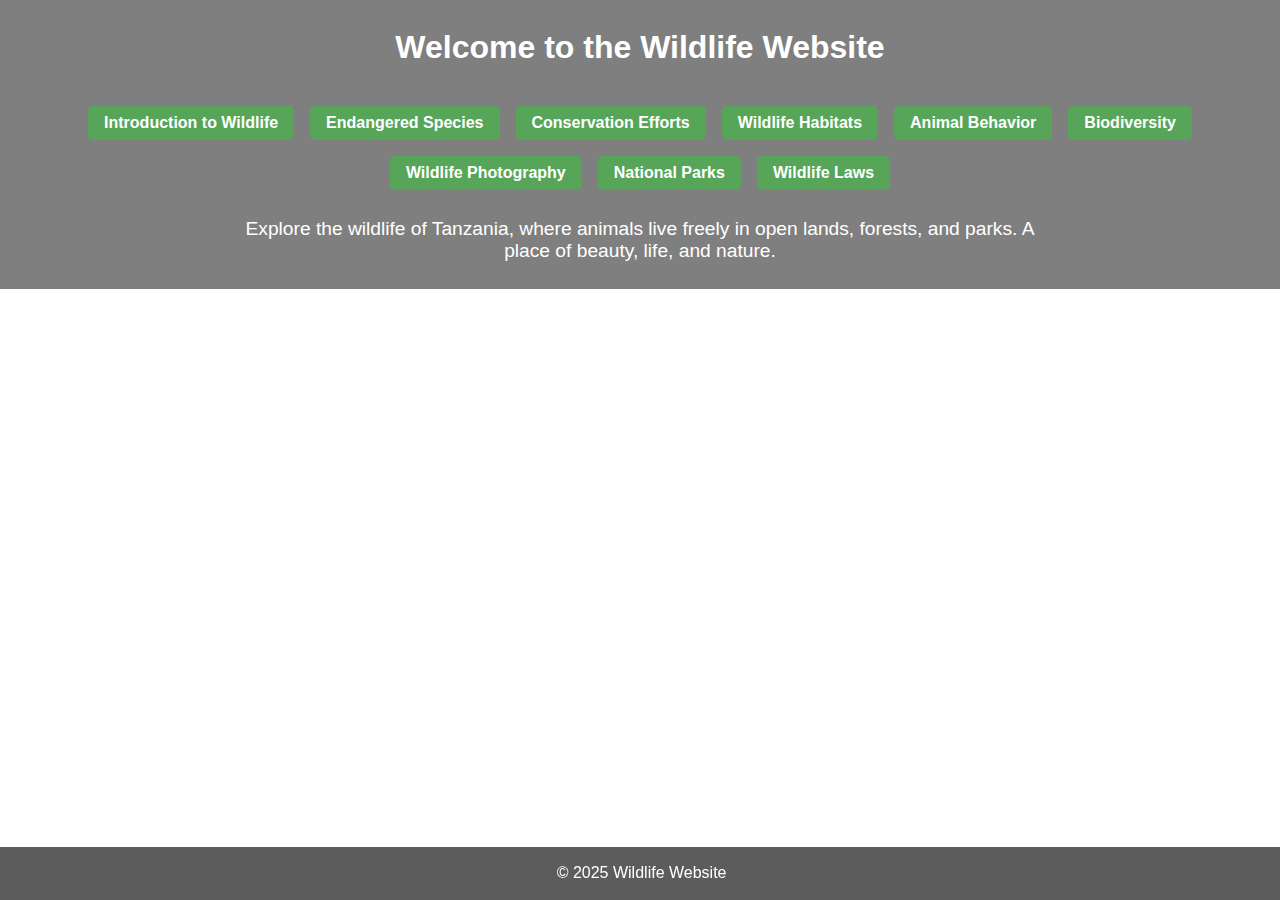
<file: index.html>
<!DOCTYPE html>
<html lang="en">
<head>
    <meta charset="UTF-8">
    <meta name="viewport" content="width=device-width, initial-scale=1.0">
    <title>Wildlife Website - Home</title>
    <link rel="stylesheet" href="styles.css">
</head>
<body class="home">
    <header>
        <h1>Welcome to the Wildlife Website</h1>
        <nav>
            <ul>
                <li><a href="intro.html">Introduction to Wildlife</a></li>
                <li><a href="endangered.html">Endangered Species</a></li>
                <li><a href="conservation.html">Conservation Efforts</a></li>
                <li><a href="habitats.html">Wildlife Habitats</a></li>
                <li><a href="behavior.html">Animal Behavior</a></li>
                <li><a href="biodiversity.html">Biodiversity</a></li>
                <li><a href="photography.html">Wildlife Photography</a></li>
                <li><a href="parks.html">National Parks</a></li>
                <li><a href="laws.html">Wildlife Laws</a></li>
            </ul>
        </nav>
        <p>Explore the wildlife of Tanzania, where animals live freely in open lands, forests, and parks. A place of beauty, life, and nature.</p>
    </header>
    <footer>
        <p>&copy; 2025 Wildlife Website</p>
    </footer>
</body>
</html>
</file>
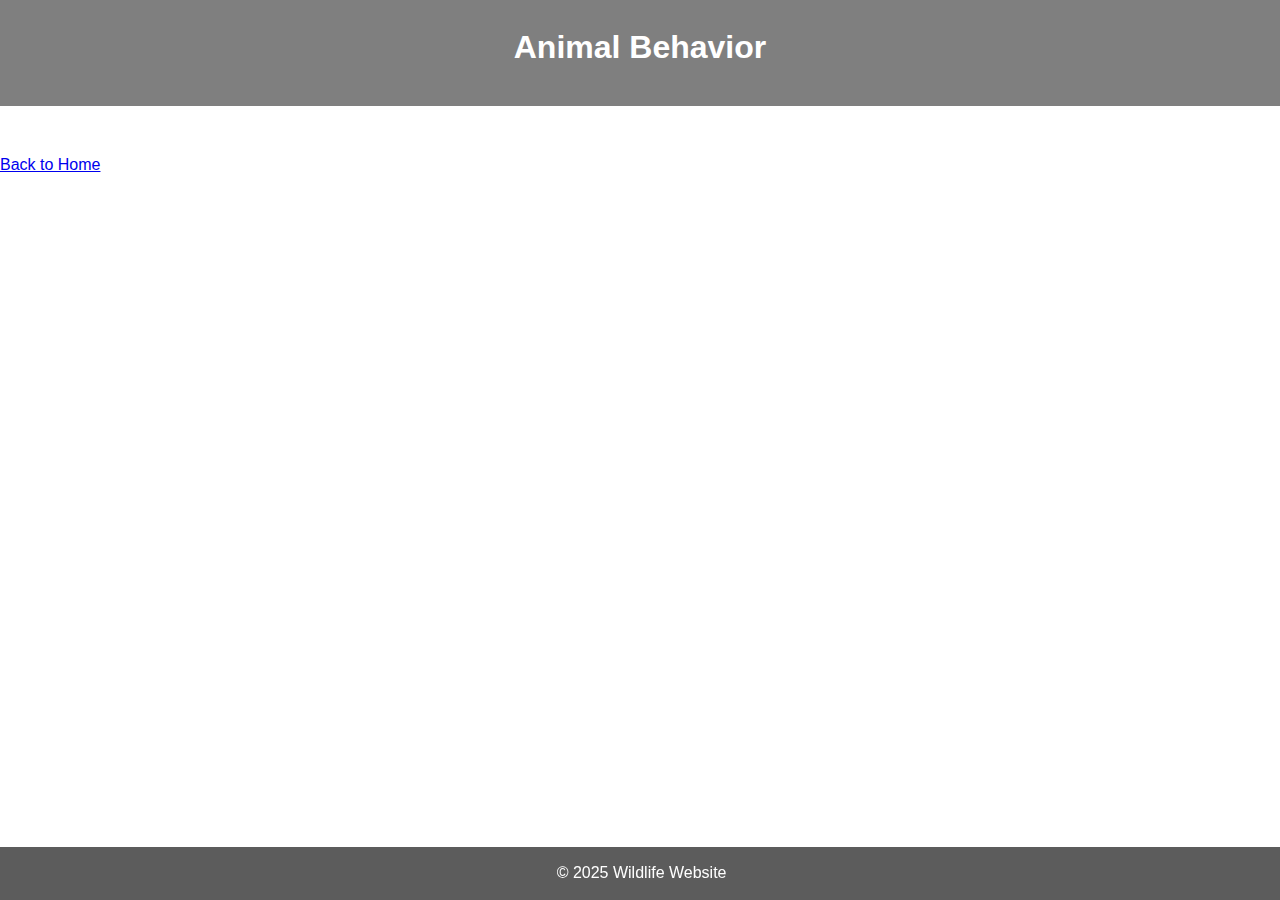
<file: behavior.html>
<!DOCTYPE html>
<html lang="en">
<head>
    <meta charset="UTF-8">
    <meta name="viewport" content="width=device-width, initial-scale=1.0">
    <title>Animal Behavior</title>
    <link rel="stylesheet" href="styles.css">
</head>
<body>
    <header>
        <h1>Animal Behavior</h1>
    </header>
    <main>
        <p>Content coming soon.</p>
        <a href="index.html">Back to Home</a>
    </main>
    <footer>
        <p>&copy; 2025 Wildlife Website</p>
    </footer>
</body>
</html>
</file>
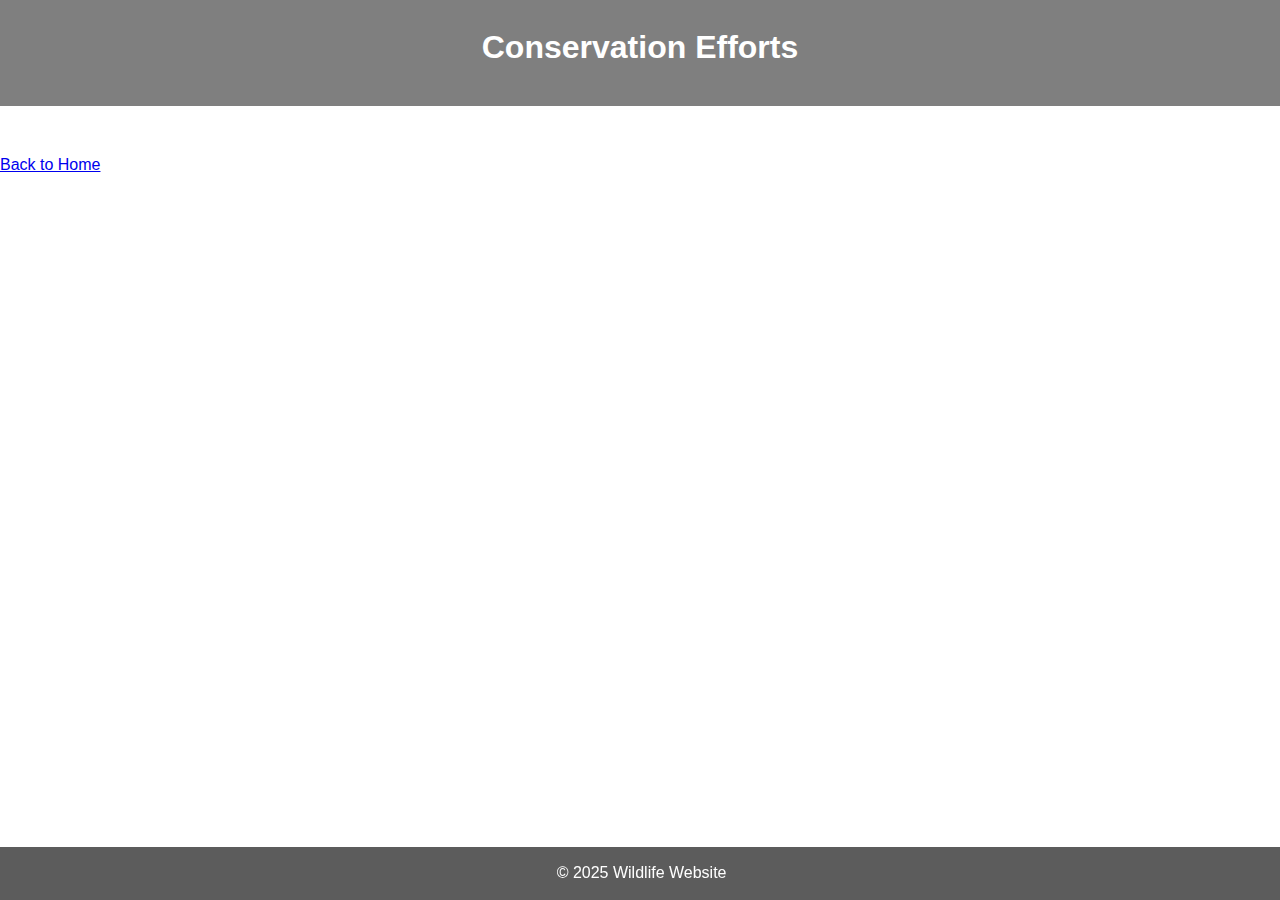
<file: conservation.html>
<!DOCTYPE html>
<html lang="en">
<head>
    <meta charset="UTF-8">
    <meta name="viewport" content="width=device-width, initial-scale=1.0">
    <title>Conservation Efforts</title>
    <link rel="stylesheet" href="styles.css">
</head>
<body>
    <header>
        <h1>Conservation Efforts</h1>
    </header>
    <main>
        <p>Content coming soon.</p>
        <a href="index.html">Back to Home</a>
    </main>
    <footer>
        <p>&copy; 2025 Wildlife Website</p>
    </footer>
</body>
</html>
</file>
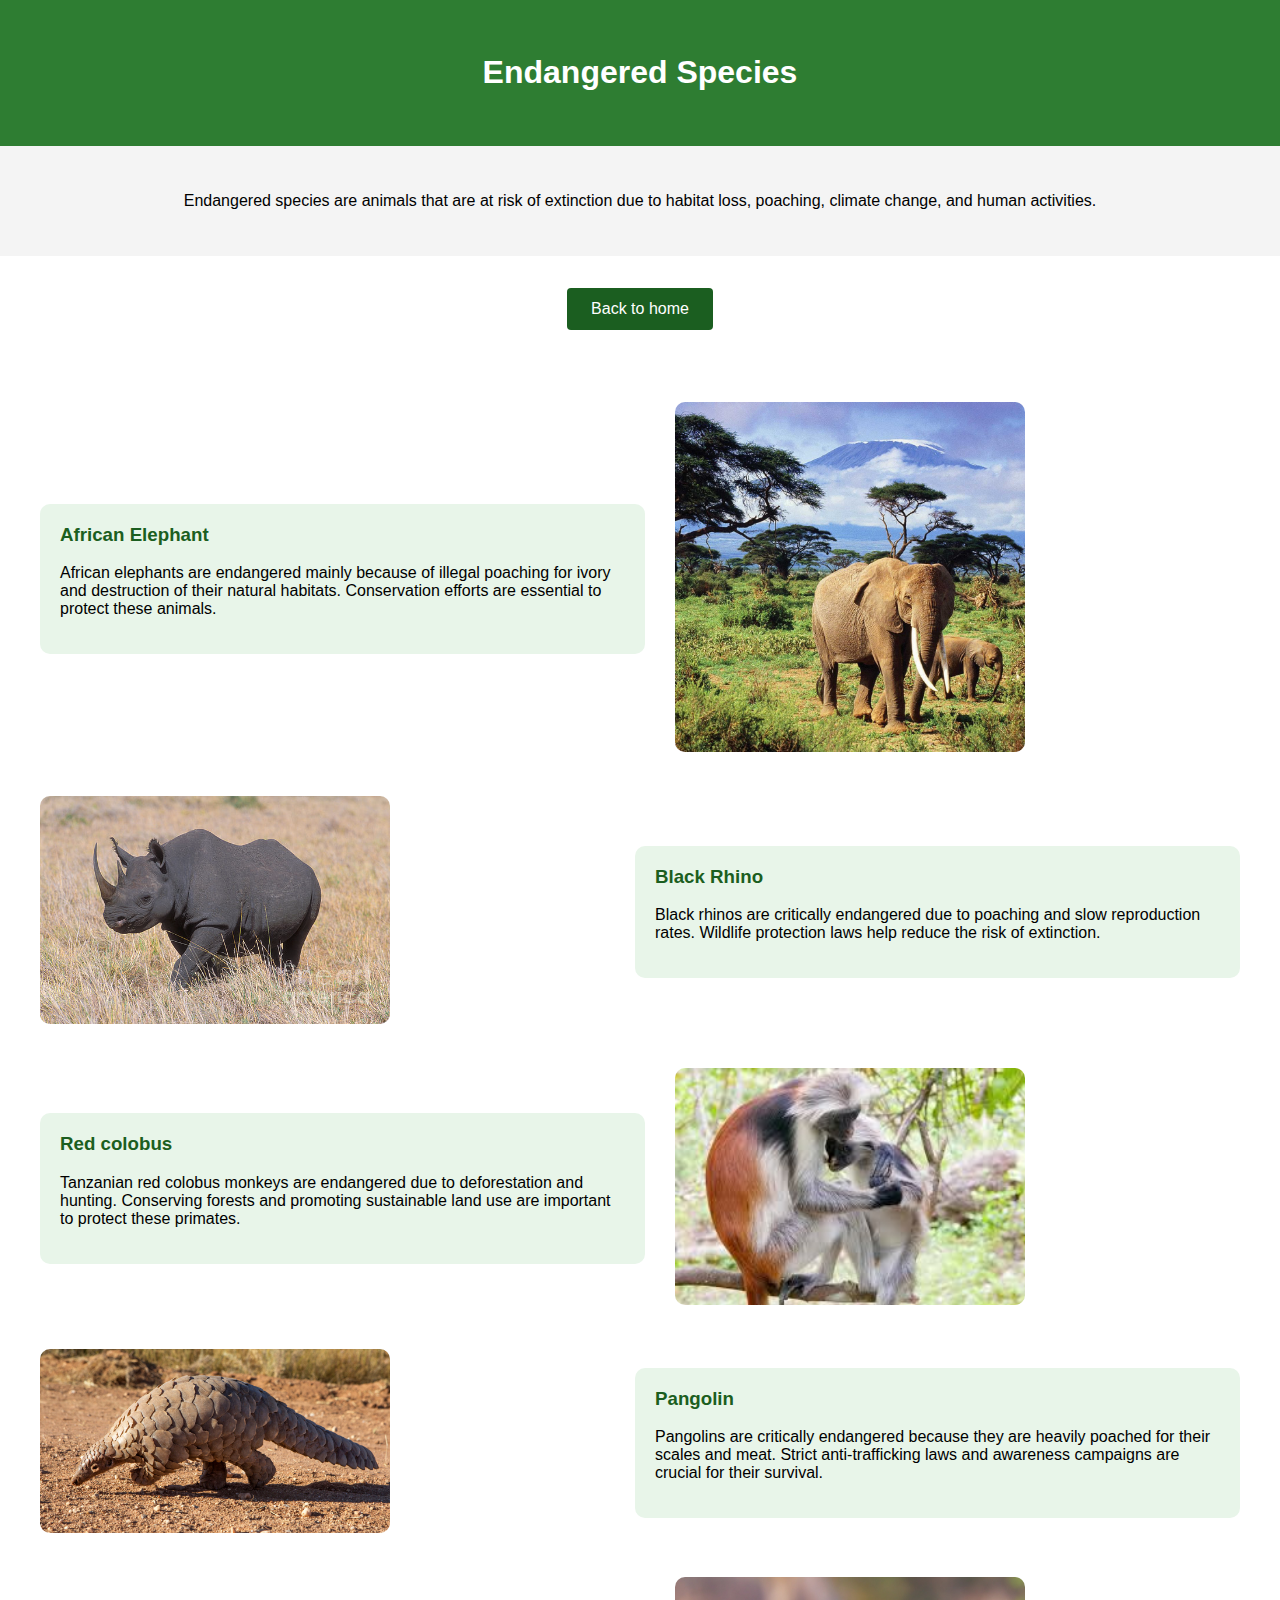
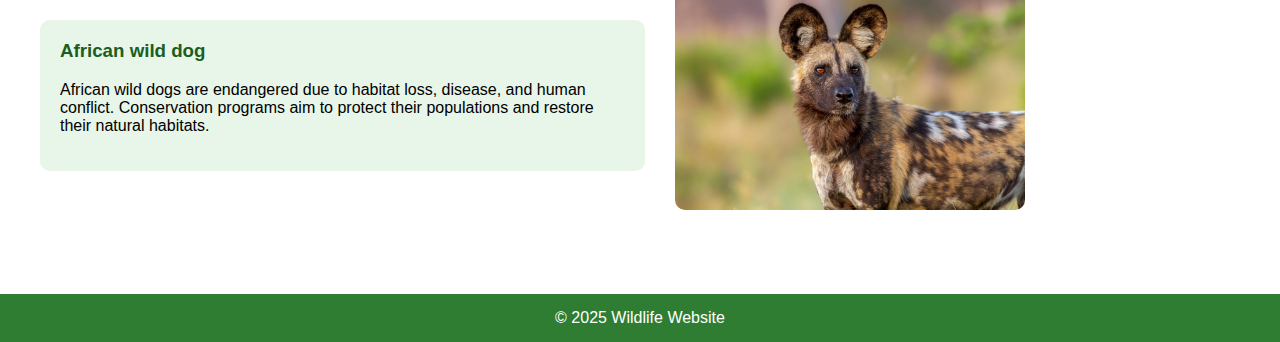
<file: endangered.html>
<!DOCTYPE html>
<html lang="en">
<head>
    <meta charset="UTF-8">
    <title>Endangered Species</title>

    <style>
        body {
            margin: 0;
            font-family: Arial, sans-serif;
            background-color: #ffffff;
        }

        /* Navigation Bar */
        nav {
            background-color: #2e7d32;
            padding: 15px;
            text-align: center;
        }

        nav a {
            color: white;
            text-decoration: none;
            margin: 0 15px;
            font-weight: bold;
        }

        /* Header Section */
        header {
            text-align: center;
            padding: 30px;
            background-color: #f4f4f4;
        }

        header h1 {
            color: #2e7d32;
        }

        /* Main Content */
        main {
            padding: 40px;
        }

        .row {
            display: flex;
            gap: 30px;
            margin-bottom: 40px;
            align-items: center;
        }

        /* Text Block */
        .text-box {
            background-color: #e8f5e9;
            padding: 20px;
            border-radius: 10px;
            flex: 1;
        }

        .text-box h3 {
            margin-top: 0;
            color: #1b5e20;
        }

        /* Image Block */
        .image-box {
            flex: 1;
        }

        .image-box img {
            width: 100%;
            max-width: 350px;
            border-radius: 10px;
        }

        /* Footer */
        footer {
            text-align: center;
            padding: 15px;
            background-color: #2e7d32;
            color: white;
        }
    </style>
</head>

<body>

<!-- Navigation -->
<nav>
    <a href="endangered.html"><h1>Endangered Species</h1></a>
</nav>

<!-- Header -->
<header>
    <p>
        Endangered species are animals that are at risk of extinction due to
        habitat loss, poaching, climate change, and human activities.
    </p>
</header>

<div style = "text-align: center; margin: 2rem 0;">
    <button onclick="window.location.href = 'index.html'" style = "padding: 0.75rem 1.5rem; background-color:#1b5e20; color: white; border: none;border-radius: 4px; font-size: 1rem; cursor: pointer;"> Back to home </button>
</div>

<!-- Main Content -->
<main>

    <!-- African Elephant -->
    <div class="row">
        <div class="text-box">
            <h3>African Elephant</h3>
            <p>
                African elephants are endangered mainly because of illegal
                poaching for ivory and destruction of their natural habitats.
                Conservation efforts are essential to protect these animals.
            </p>
        </div>

        <div class="image-box">
            <img src="fatma-assets/elephant.jpg" alt="African Elephant">
        </div>
    </div>

    <!-- Black Rhino -->
    <div class="row">
        <div class="image-box">
            <img src="fatma-assets/black-rhino.jpg" alt="Black Rhino">
        </div>

        <div class="text-box">
            <h3>Black Rhino</h3>
            <p>
                Black rhinos are critically endangered due to poaching and slow
                reproduction rates. Wildlife protection laws help reduce the
                risk of extinction.
            </p>
        </div>
    </div>

    <div class="row">
        <div class="text-box">
            <h3>Red colobus</h3>
            <p>
                Tanzanian red colobus monkeys are endangered due to deforestation and hunting. 
                Conserving forests and promoting sustainable land use are important to protect these primates.
            </p>
        </div>

        <div class="image-box">
            <img src="fatma-assets/red-colobus.jfif" alt="Red Colobus">
        </div>
    </div>

    <div class="row">
        <div class="image-box">
            <img src="fatma-assets/pangolin.jpg" alt="Pangolin">
        </div>

        <div class="text-box">
            <h3>Pangolin</h3>
            <p>
                Pangolins are critically endangered because they are heavily poached for their scales and meat.
                Strict anti-trafficking laws and awareness campaigns are crucial for their survival.
            </p>
        </div>
    </div>

    <div class="row">
        <div class="text-box">
            <h3>African wild dog</h3>
            <p>
                African wild dogs are endangered due to habitat loss, disease, and human conflict.
                Conservation programs aim to protect their populations and restore their natural habitats.
            </p>
        </div>

        <div class="image-box">
            <img src="fatma-assets/African-wild-dog.jpg" alt="African Wild Dog">
        </div>
    </div>

</main>


<!-- Footer -->
<footer>
    © 2025 Wildlife Website
</footer>

</body>
</html>
</file>
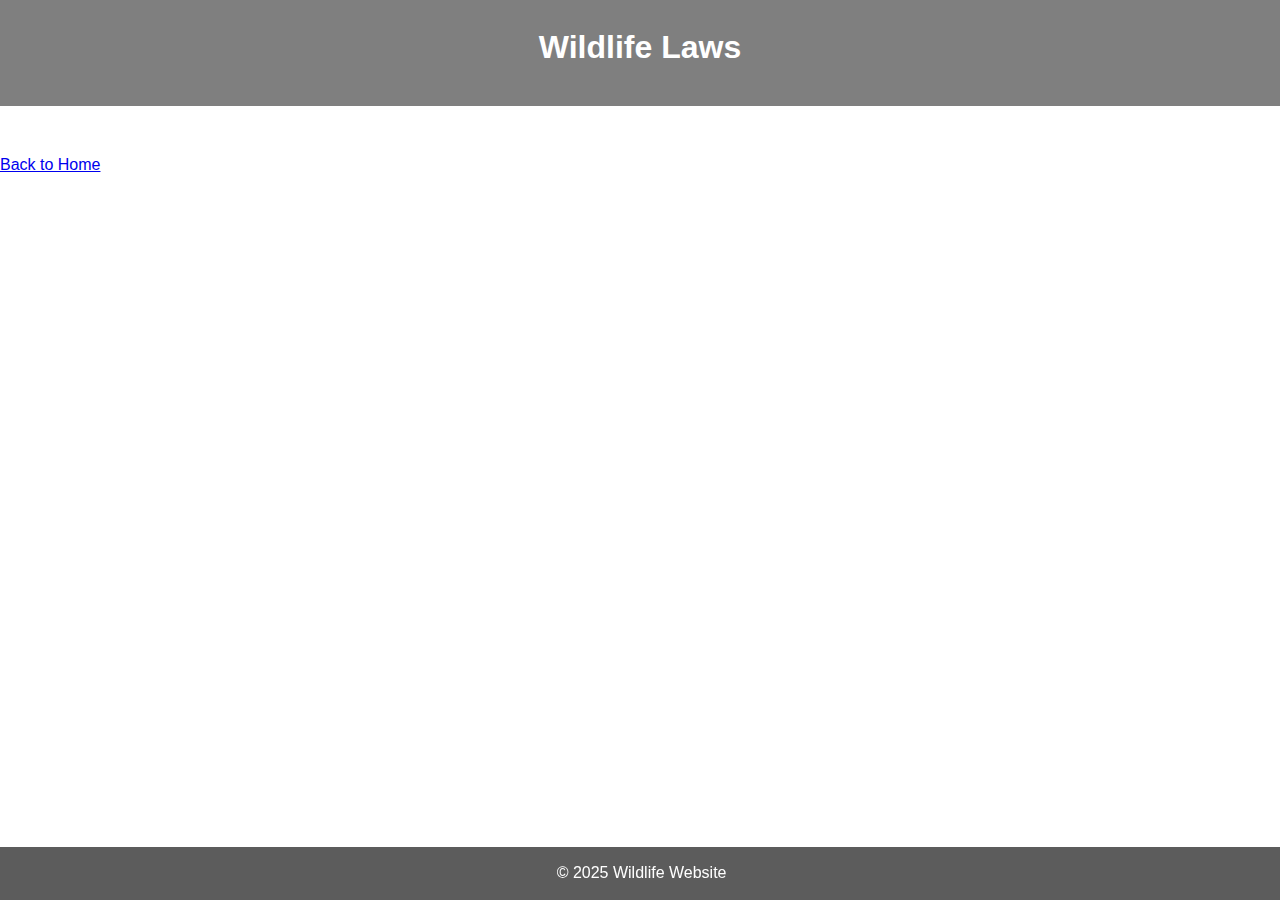
<file: laws.html>
<!DOCTYPE html>
<html lang="en">
<head>
    <meta charset="UTF-8">
    <meta name="viewport" content="width=device-width, initial-scale=1.0">
    <title>Wildlife Laws</title>
    <link rel="stylesheet" href="styles.css">
</head>
<body>
    <header>
        <h1>Wildlife Laws</h1>
    </header>
    <main>
        <p>Content coming soon.</p>
        <a href="index.html">Back to Home</a>
    </main>
    <footer>
        <p>&copy; 2025 Wildlife Website</p>
    </footer>
</body>
</html>
</file>
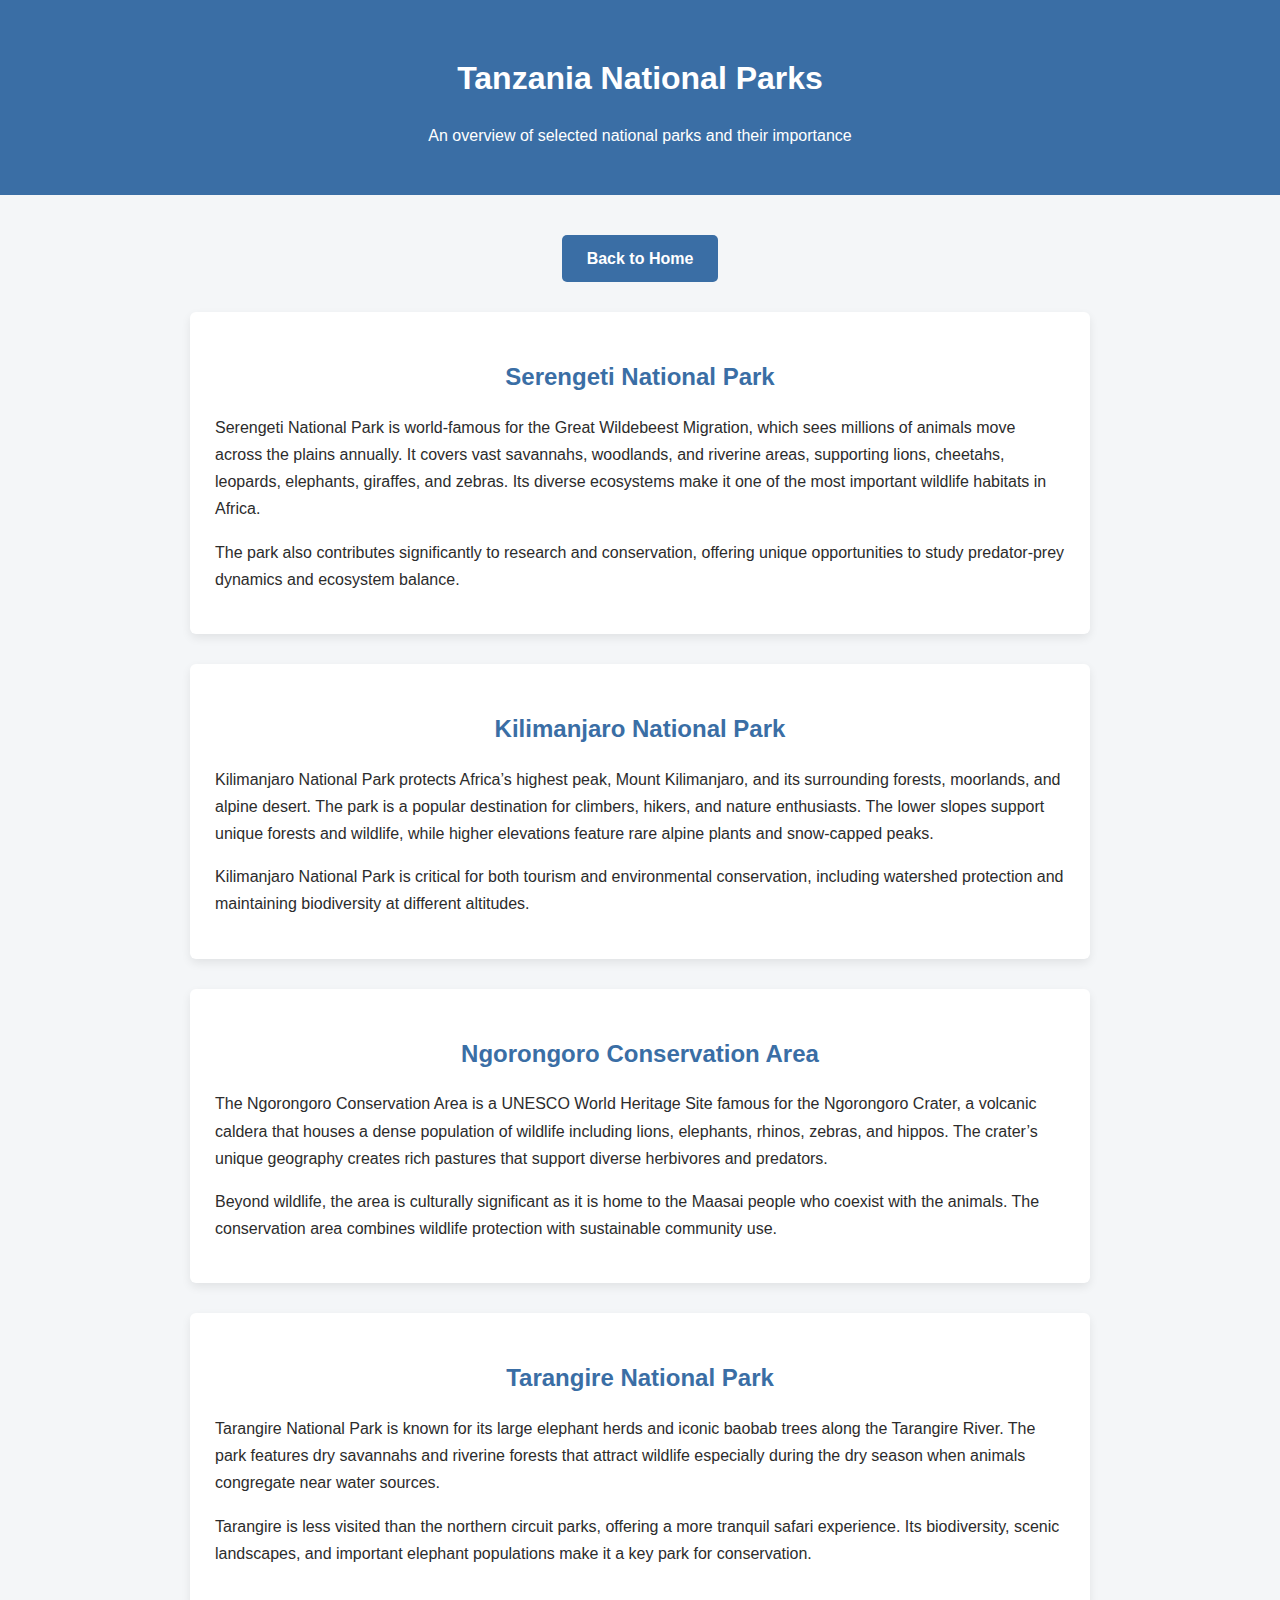
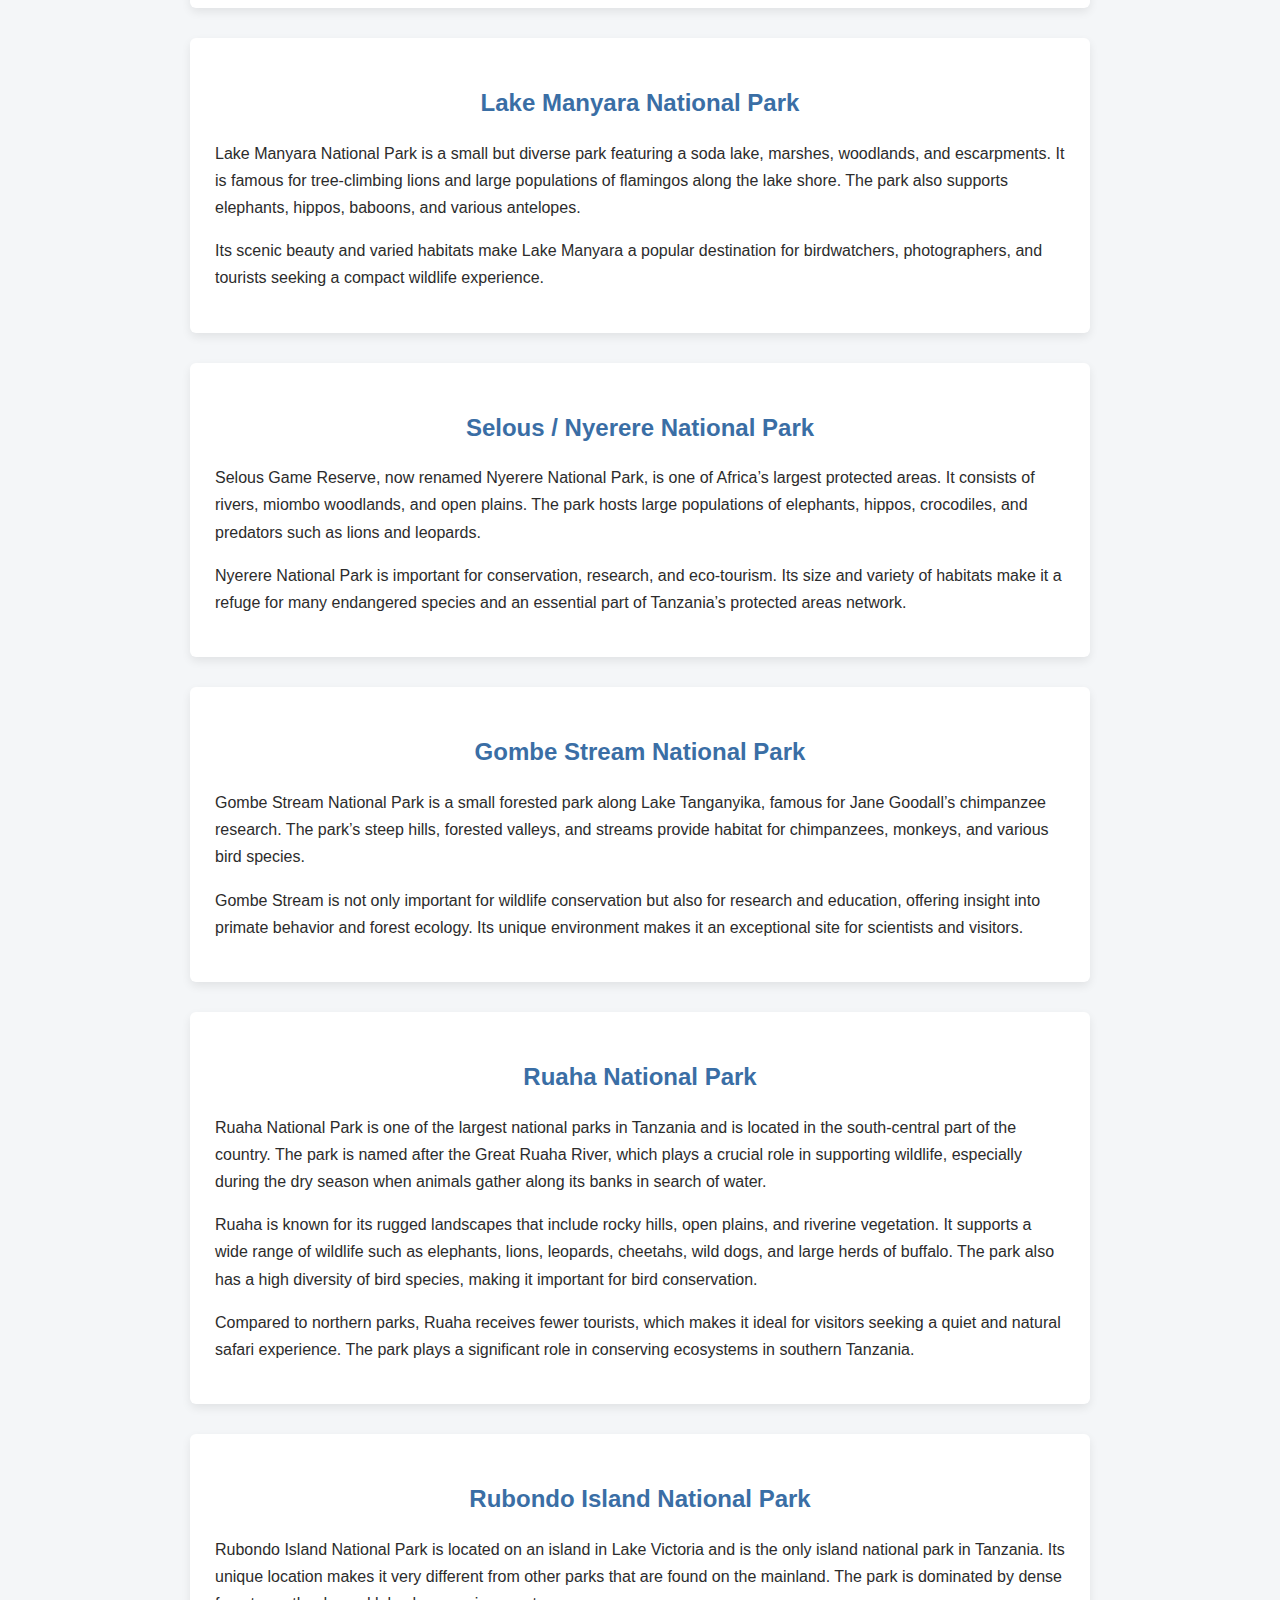
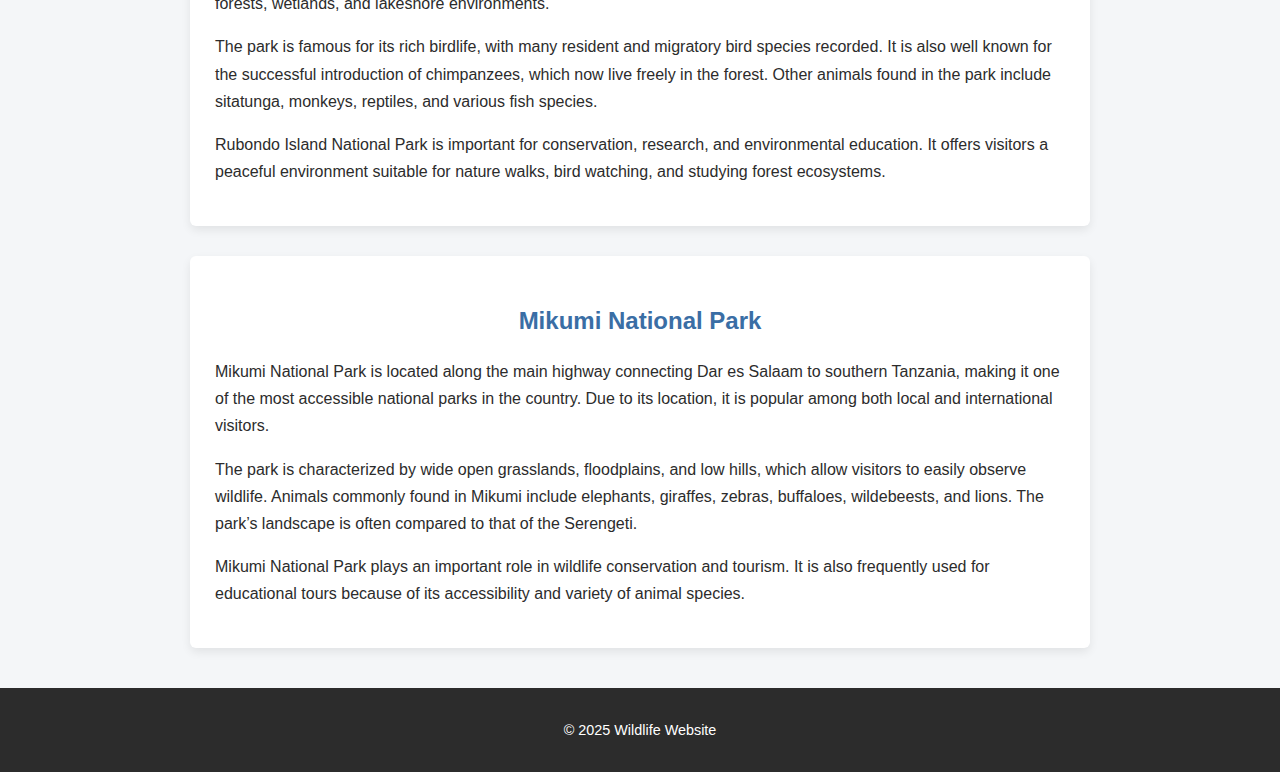
<file: parks.html>
<!DOCTYPE html>
<html lang="en">
<head>
    <meta charset="UTF-8">
    <meta name="viewport" content="width=device-width, initial-scale=1.0">
    <title>Tanzania National Parks</title>

    <style>
        /* ===== Three Color Rule =====
           1. Dark Gray (#2c2c2c) – text & footer
           2. Soft Blue (#3a6ea5) – headings & accents
           3. Off White (#f4f6f8) – background
        */

        body {
            margin: 0;
            font-family: Arial, Helvetica, sans-serif;
            background-color: #f4f6f8;
            color: #2c2c2c;
            line-height: 1.7;
        }

        header {
            background-color: #3a6ea5;
            color: white;
            text-align: center;
            padding: 30px 15px;
        }

        header h1 {
            margin-bottom: 10px;
        }

        main {
            max-width: 900px;
            margin: 40px auto;
            padding: 0 20px;
        }

        .back-home {
                 text-align: center;
                 margin-bottom: 30px;
        }

        .back-home a {
                 text-decoration: none;
                 display: inline-block;
                 padding: 10px 25px;
                 background-color: #3a6ea5; /* soft blue like headings */
                 color: white;
                 font-weight: bold;
                 border-radius: 5px;
                 transition: background-color 0.3s ease, transform 0.2s ease;
        }

        .back-home a:hover {
                         background-color: #2c5780; /* slightly darker blue on hover */
                         transform: translateY(-2px);
        }


        section {
            background-color: white;
            padding: 25px;
            margin-bottom: 30px;
            border-radius: 6px;
            box-shadow: 0 4px 10px rgba(0,0,0,0.08);
        }

        section h2 {
            text-align: center;
            color: #3a6ea5;
            margin-bottom: 15px;
        }

        footer {
            background-color: #2c2c2c;
            color: white;
            text-align: center;
            padding: 15px;
            margin-top: 40px;
            font-size: 0.9rem;
        }
    </style>
</head>
<body>

    <header>
        <h1>Tanzania National Parks</h1>
        <p>An overview of selected national parks and their importance</p>
    </header>

    <main>
        <div class="back-home">
        <a href="index.html">Back to Home</a>
        </div>
        <section>
            <h2>Serengeti National Park</h2>
            <p>
                Serengeti National Park is world-famous for the Great Wildebeest Migration, which sees millions of animals move across the plains annually.
                It covers vast savannahs, woodlands, and riverine areas, supporting lions, cheetahs, leopards, elephants, giraffes, and zebras. Its diverse ecosystems
                make it one of the most important wildlife habitats in Africa.
            </p>
            <p>
                The park also contributes significantly to research and conservation, offering unique opportunities to study predator-prey dynamics and ecosystem balance.
            </p>
        </section>

        <section>
            <h2>Kilimanjaro National Park</h2>
            <p>
                Kilimanjaro National Park protects Africa’s highest peak, Mount Kilimanjaro, and its surrounding forests, moorlands, and alpine desert. The park
                is a popular destination for climbers, hikers, and nature enthusiasts. The lower slopes support unique forests and wildlife, while higher elevations
                feature rare alpine plants and snow-capped peaks.
            </p>
            <p>
                Kilimanjaro National Park is critical for both tourism and environmental conservation, including watershed protection and maintaining biodiversity
                at different altitudes.
            </p>
        </section>

        <section>
            <h2>Ngorongoro Conservation Area</h2>
            <p>
                The Ngorongoro Conservation Area is a UNESCO World Heritage Site famous for the Ngorongoro Crater, a volcanic caldera that houses a dense population
                of wildlife including lions, elephants, rhinos, zebras, and hippos. The crater’s unique geography creates rich pastures that support diverse herbivores
                and predators.
            </p>
            <p>
                Beyond wildlife, the area is culturally significant as it is home to the Maasai people who coexist with the animals. The conservation area combines
                wildlife protection with sustainable community use.
            </p>
        </section>

        <section>
            <h2>Tarangire National Park</h2>
            <p>
                Tarangire National Park is known for its large elephant herds and iconic baobab trees along the Tarangire River. The park features dry savannahs
                and riverine forests that attract wildlife especially during the dry season when animals congregate near water sources.
            </p>
            <p>
                Tarangire is less visited than the northern circuit parks, offering a more tranquil safari experience. Its biodiversity, scenic landscapes,
                and important elephant populations make it a key park for conservation.
            </p>
        </section>

        <section>
            <h2>Lake Manyara National Park</h2>
            <p>
                Lake Manyara National Park is a small but diverse park featuring a soda lake, marshes, woodlands, and escarpments. It is famous for tree-climbing
                lions and large populations of flamingos along the lake shore. The park also supports elephants, hippos, baboons, and various antelopes.
            </p>
            <p>
                Its scenic beauty and varied habitats make Lake Manyara a popular destination for birdwatchers, photographers, and tourists seeking a compact
                wildlife experience.
            </p>
        </section>

        <section>
            <h2>Selous / Nyerere National Park</h2>
            <p>
                Selous Game Reserve, now renamed Nyerere National Park, is one of Africa’s largest protected areas. It consists of rivers, miombo woodlands,
                and open plains. The park hosts large populations of elephants, hippos, crocodiles, and predators such as lions and leopards.
            </p>
            <p>
                Nyerere National Park is important for conservation, research, and eco-tourism. Its size and variety of habitats make it a refuge for many
                endangered species and an essential part of Tanzania’s protected areas network.
            </p>
        </section>

        
        <section>
            <h2>Gombe Stream National Park</h2>
            <p>
                Gombe Stream National Park is a small forested park along Lake Tanganyika, famous for Jane Goodall’s chimpanzee research. The park’s steep
                hills, forested valleys, and streams provide habitat for chimpanzees, monkeys, and various bird species.
            </p>
            <p>
                Gombe Stream is not only important for wildlife conservation but also for research and education, offering insight into primate behavior
                and forest ecology. Its unique environment makes it an exceptional site for scientists and visitors.
            </p>
        </section>

         <section>
            <h2>Ruaha National Park</h2>
            <p>
                Ruaha National Park is one of the largest national parks in Tanzania and is located in the south-central part of the country. 
                The park is named after the Great Ruaha River, which plays a crucial role in supporting wildlife, especially during the dry season 
                when animals gather along its banks in search of water.
            </p>
            <p>
                Ruaha is known for its rugged landscapes that include rocky hills, open plains, and riverine vegetation. It supports a wide range 
                of wildlife such as elephants, lions, leopards, cheetahs, wild dogs, and large herds of buffalo. The park also has a high diversity 
                of bird species, making it important for bird conservation.
            </p>
            <p>
                Compared to northern parks, Ruaha receives fewer tourists, which makes it ideal for visitors seeking a quiet and natural safari 
                experience. The park plays a significant role in conserving ecosystems in southern Tanzania.
            </p>
        </section>

        <section>
            <h2>Rubondo Island National Park</h2>
            <p>
                Rubondo Island National Park is located on an island in Lake Victoria and is the only island national park in Tanzania. 
                Its unique location makes it very different from other parks that are found on the mainland. The park is dominated by dense forests, 
                wetlands, and lakeshore environments.
            </p>
            <p>
                The park is famous for its rich birdlife, with many resident and migratory bird species recorded. It is also well known for the 
                successful introduction of chimpanzees, which now live freely in the forest. Other animals found in the park include sitatunga, 
                monkeys, reptiles, and various fish species.
            </p>
            <p>
                Rubondo Island National Park is important for conservation, research, and environmental education. It offers visitors a peaceful 
                environment suitable for nature walks, bird watching, and studying forest ecosystems.
            </p>
        </section>

        <section>
            <h2>Mikumi National Park</h2>
            <p>
                Mikumi National Park is located along the main highway connecting Dar es Salaam to southern Tanzania, making it one of the most 
                accessible national parks in the country. Due to its location, it is popular among both local and international visitors.
            </p>
            <p>
                The park is characterized by wide open grasslands, floodplains, and low hills, which allow visitors to easily observe wildlife. 
                Animals commonly found in Mikumi include elephants, giraffes, zebras, buffaloes, wildebeests, and lions. The park’s landscape is 
                often compared to that of the Serengeti.
            </p>
            <p>
                Mikumi National Park plays an important role in wildlife conservation and tourism. It is also frequently used for educational tours 
                because of its accessibility and variety of animal species.
            </p>
        </section>

    </main>
 <footer>
        <p>&copy; 2025 Wildlife Website</p>
    </footer>
</body>
</html>
</file>
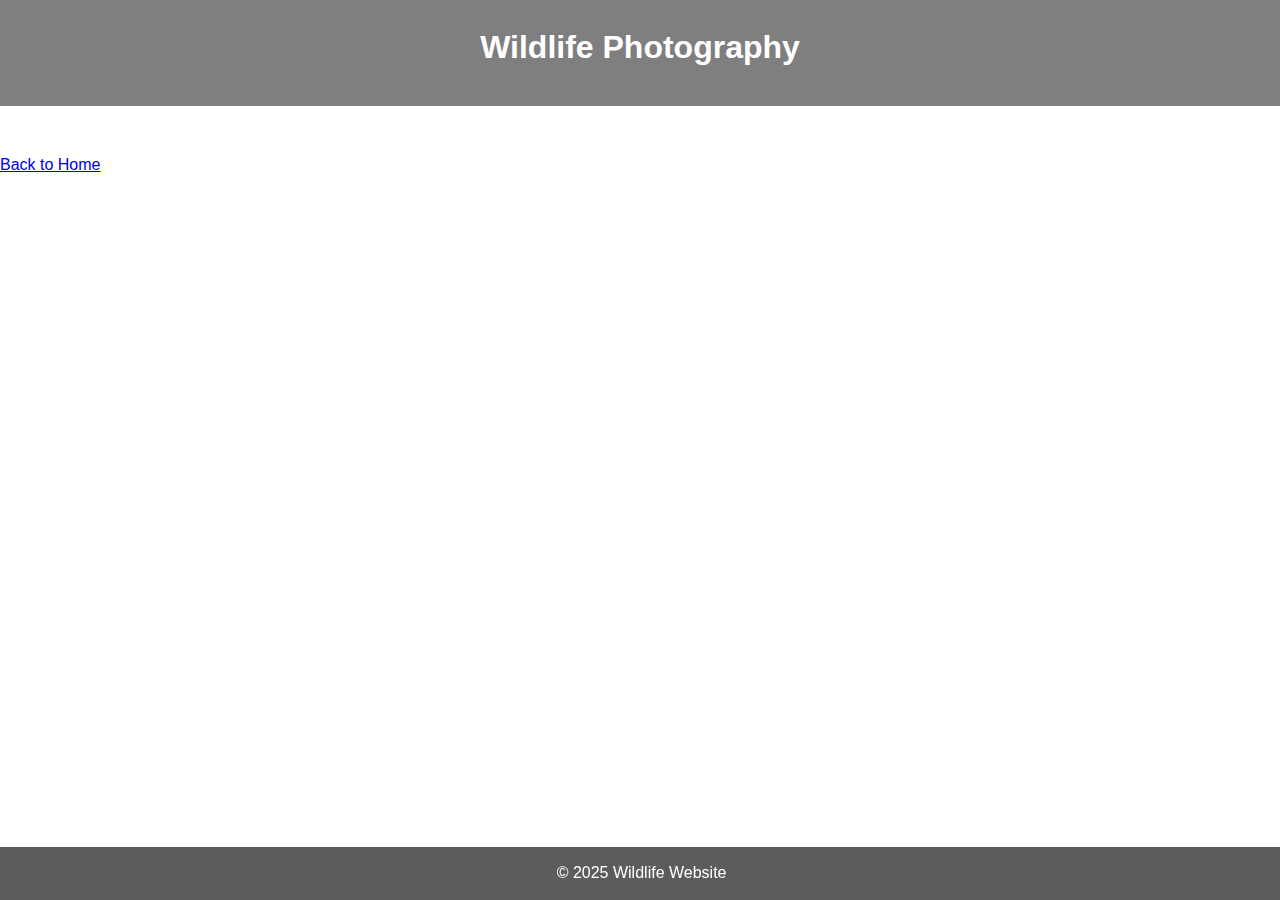
<file: photography.html>
<!DOCTYPE html>
<html lang="en">
<head>
    <meta charset="UTF-8">
    <meta name="viewport" content="width=device-width, initial-scale=1.0">
    <title>Wildlife Photography</title>
    <link rel="stylesheet" href="styles.css">
</head>
<body>
    <header>
        <h1>Wildlife Photography</h1>
    </header>
    <main>
        <p>Content coming soon.</p>
        <a href="index.html">Back to Home</a>
    </main>
    <footer>
        <p>&copy; 2025 Wildlife Website</p>
    </footer>
</body>
</html>
</file>
<file: styles.css>
body {
    font-family: Arial, sans-serif;
    margin: 0;
    padding: 0;
    color: white;
}

.home {
    background-image: url('https://www.ngorongorocratertanzania.org/wp-content/uploads/2019/05/5-Days-Tanzania-wildlife-safari.jpg');
    background-size: cover;
    background-position: center;
    background-attachment: fixed;
}

header {
    text-align: center;
    padding: 0.5em;
    background-color: rgba(0, 0, 0, 0.5);
    margin: 0;
}

header h1 {
    margin-bottom: 1em;
}

nav ul {
    list-style-type: none;
    padding: 0;
    display: flex;
    flex-wrap: wrap;
    justify-content: center;
    margin: 1em 0;
}

nav ul li {
    margin: 0.5em;
}

nav ul li a {
    text-decoration: none;
    color: white;
    font-weight: bold;
    background-color: rgba(76, 175, 80, 0.8);
    padding: 0.5em 1em;
    border-radius: 5px;
    display: block;
}

nav ul li a:hover {
    background-color: rgba(76, 175, 80, 1);
}

header p {
    max-width: 800px;
    margin: 1em auto;
    font-size: 1.2em;
}

footer {
    text-align: center;
    padding: 0.1em;
    background-color: rgba(51, 51, 51, 0.8);
    color: white;
    position: fixed;
    width: 100%;
    bottom: 0;
}
</file>
